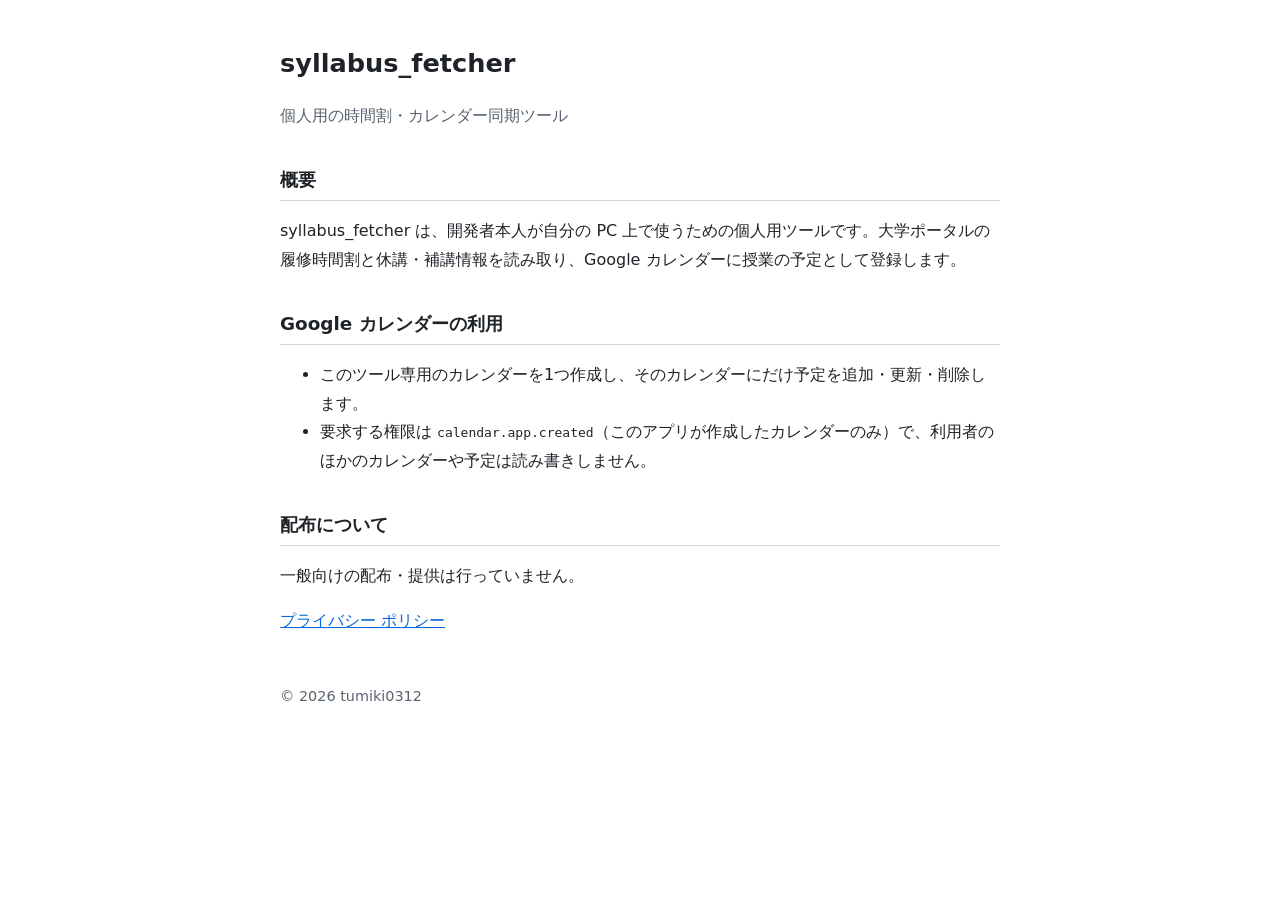
<file: index.html>
<!doctype html>
<html lang="ja">
<head>
<meta charset="utf-8">
<meta name="viewport" content="width=device-width, initial-scale=1">
<title>syllabus_fetcher</title>
<link rel="stylesheet" href="style.css">
</head>
<body>
<main>
<h1>syllabus_fetcher</h1>
<p class="lead">個人用の時間割・カレンダー同期ツール</p>

<h2>概要</h2>
<p>syllabus_fetcher は、開発者本人が自分の PC 上で使うための個人用ツールです。大学ポータルの履修時間割と休講・補講情報を読み取り、Google カレンダーに授業の予定として登録します。</p>

<h2>Google カレンダーの利用</h2>
<ul>
<li>このツール専用のカレンダーを1つ作成し、そのカレンダーにだけ予定を追加・更新・削除します。</li>
<li>要求する権限は <code>calendar.app.created</code>（このアプリが作成したカレンダーのみ）で、利用者のほかのカレンダーや予定は読み書きしません。</li>
</ul>

<h2>配布について</h2>
<p>一般向けの配布・提供は行っていません。</p>

<p><a href="privacy.html">プライバシー ポリシー</a></p>
<footer>© 2026 tumiki0312</footer>
</main>
</body>
</html>
</file>
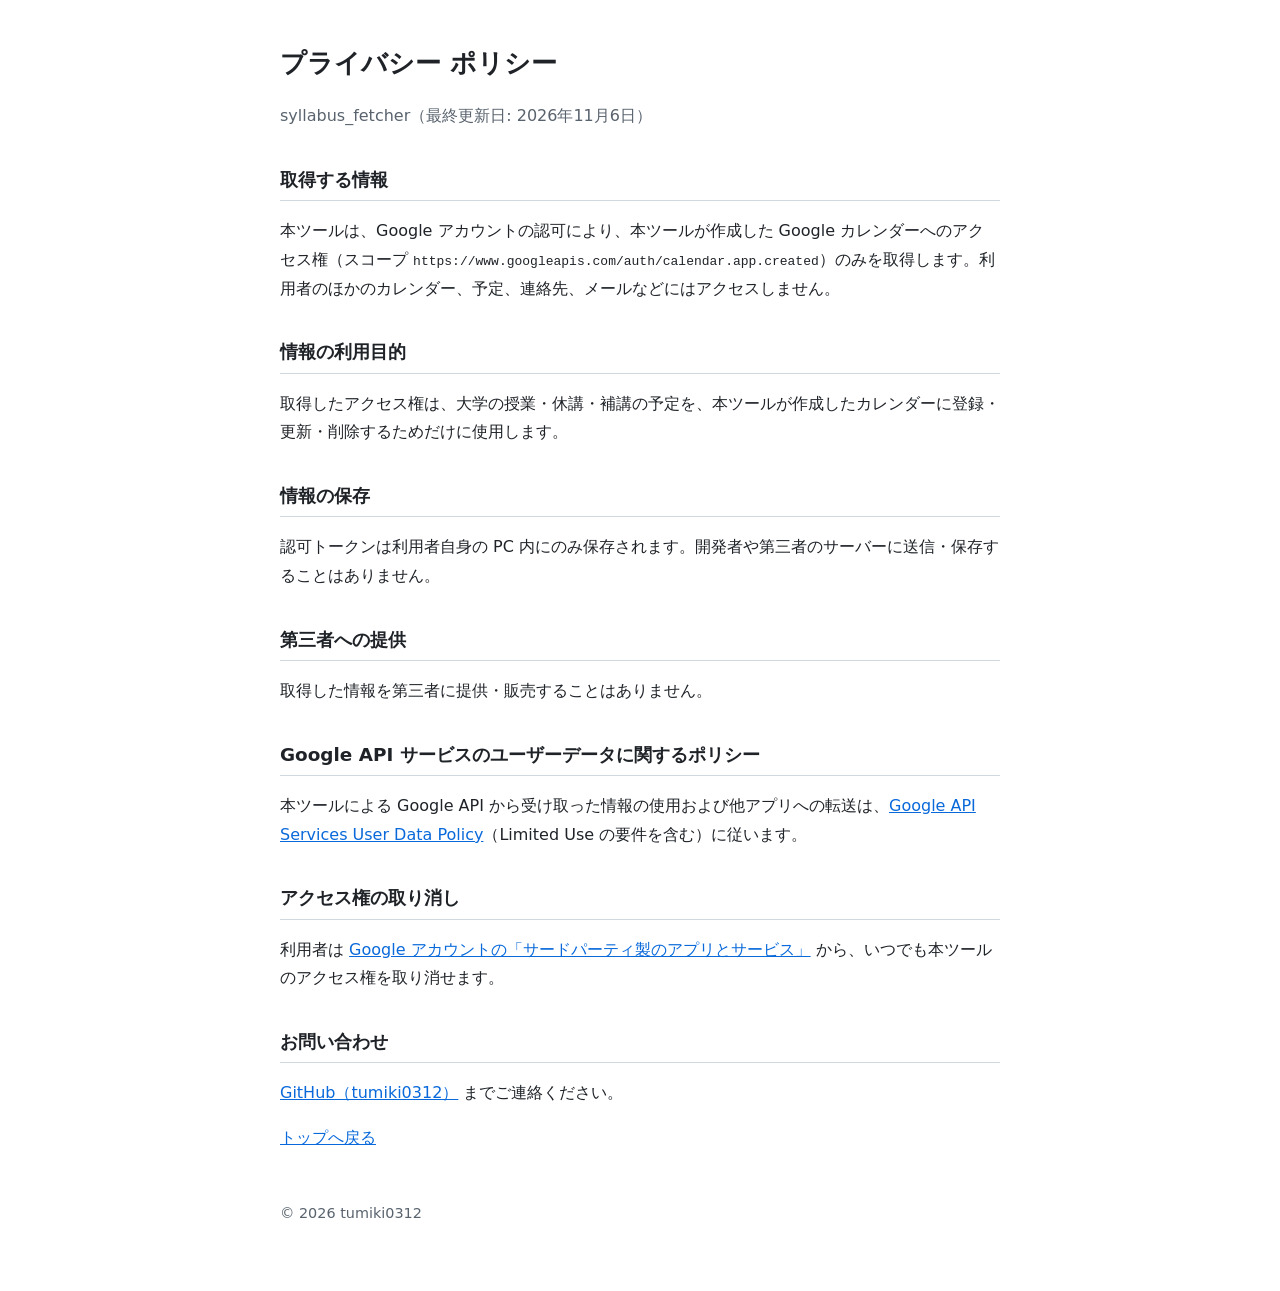
<file: privacy.html>
<!doctype html>
<html lang="ja">
<head>
<meta charset="utf-8">
<meta name="viewport" content="width=device-width, initial-scale=1">
<title>プライバシー ポリシー</title>
<link rel="stylesheet" href="style.css">
</head>
<body>
<main>
<h1>プライバシー ポリシー</h1>
<p class="lead">syllabus_fetcher（最終更新日: 2026年11月6日）</p>

<h2>取得する情報</h2>
<p>本ツールは、Google アカウントの認可により、本ツールが作成した Google カレンダーへのアクセス権（スコープ <code>https://www.googleapis.com/auth/calendar.app.created</code>）のみを取得します。利用者のほかのカレンダー、予定、連絡先、メールなどにはアクセスしません。</p>

<h2>情報の利用目的</h2>
<p>取得したアクセス権は、大学の授業・休講・補講の予定を、本ツールが作成したカレンダーに登録・更新・削除するためだけに使用します。</p>

<h2>情報の保存</h2>
<p>認可トークンは利用者自身の PC 内にのみ保存されます。開発者や第三者のサーバーに送信・保存することはありません。</p>

<h2>第三者への提供</h2>
<p>取得した情報を第三者に提供・販売することはありません。</p>

<h2>Google API サービスのユーザーデータに関するポリシー</h2>
<p>本ツールによる Google API から受け取った情報の使用および他アプリへの転送は、<a href="https://developers.google.com/terms/api-services-user-data-policy">Google API Services User Data Policy</a>（Limited Use の要件を含む）に従います。</p>

<h2>アクセス権の取り消し</h2>
<p>利用者は <a href="https://myaccount.google.com/permissions">Google アカウントの「サードパーティ製のアプリとサービス」</a> から、いつでも本ツールのアクセス権を取り消せます。</p>

<h2>お問い合わせ</h2>
<p><a href="https://github.com/tumiki0312">GitHub（tumiki0312）</a> までご連絡ください。</p>

<p><a href="index.html">トップへ戻る</a></p>
<footer>© 2026 tumiki0312</footer>
</main>
</body>
</html>
</file>
<file: style.css>
:root { --bg: #ffffff; --fg: #1f2328; --muted: #59636e; --line: #d1d9e0; --link: #0969da; }
@media (prefers-color-scheme: dark) { :root { --bg: #0d1117; --fg: #e6edf3; --muted: #9198a1; --line: #3d444d; --link: #4493f8; } }
body { margin: 0; background: var(--bg); color: var(--fg); font-family: system-ui, -apple-system, "Segoe UI", "Hiragino Sans", "Noto Sans JP", sans-serif; line-height: 1.8; }
main { max-width: 720px; margin: 0 auto; padding: 40px 16px 64px; }
h1 { font-size: 1.6rem; margin: 0 0 8px; }
h2 { font-size: 1.15rem; margin-top: 32px; padding-bottom: 4px; border-bottom: 1px solid var(--line); }
p.lead, footer { color: var(--muted); }
a { color: var(--link); }
footer { margin-top: 48px; font-size: .9rem; }
</file>
